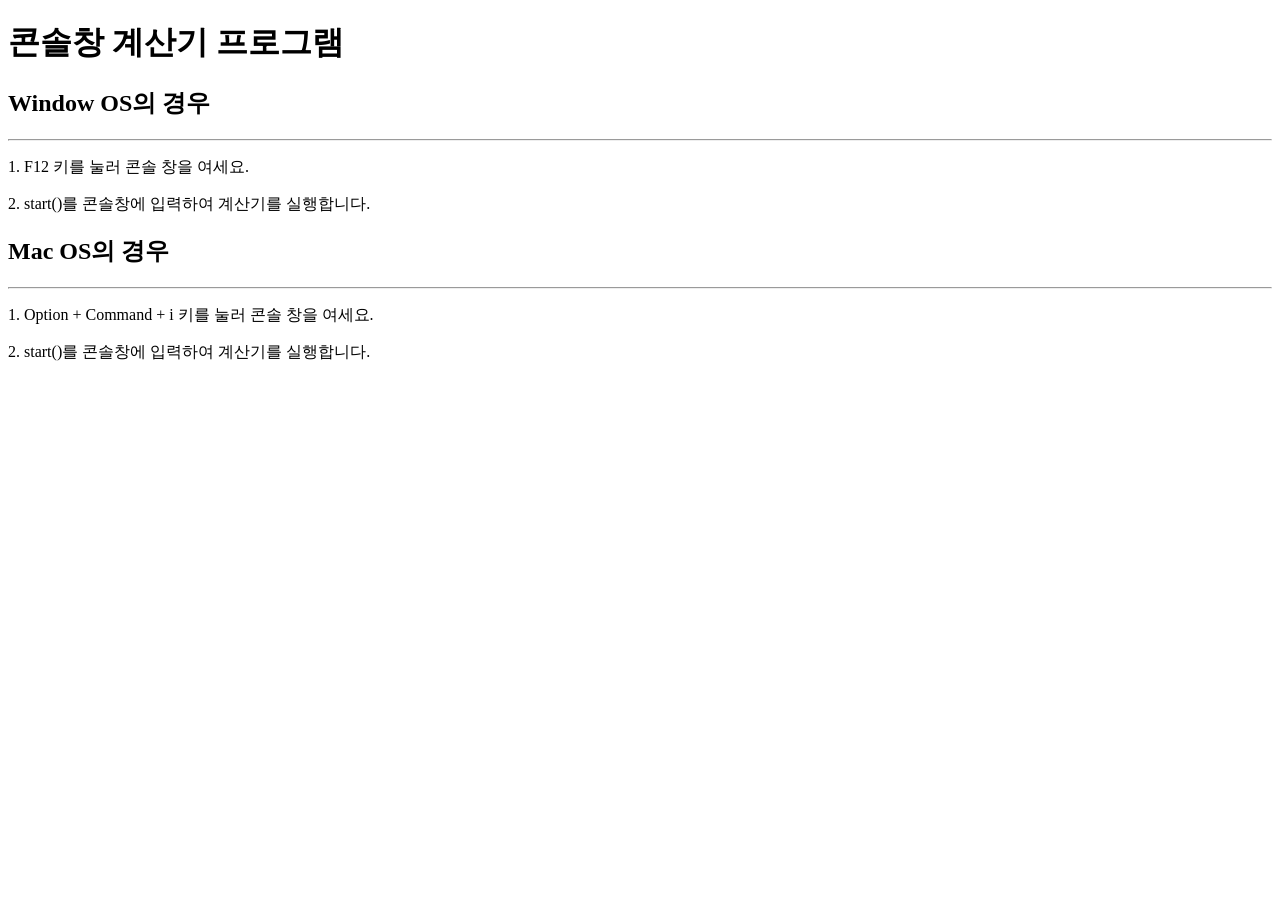
<file: day5/index.html>
<!DOCTYPE html>
<html lang="ko">
<head>
  <meta charset="UTF-8">
  <title>콘솔창 계산기 프로그램</title>
</head>
<body>
  <h1>콘솔창 계산기 프로그램</h1>

  <h2>Window OS의 경우</h2>
  <hr>
  <p>1. F12 키를 눌러 콘솔 창을 여세요.</p>
  <p>2. start()를 콘솔창에 입력하여 계산기를 실행합니다.</p>

  <h2>Mac OS의 경우</h2>
  <hr>
  <p>1. Option + Command + i 키를 눌러 콘솔 창을 여세요.</p>
  <p>2. start()를 콘솔창에 입력하여 계산기를 실행합니다.</p>

  <script src="calculator.js"></script>
</body>
</html>
</file>
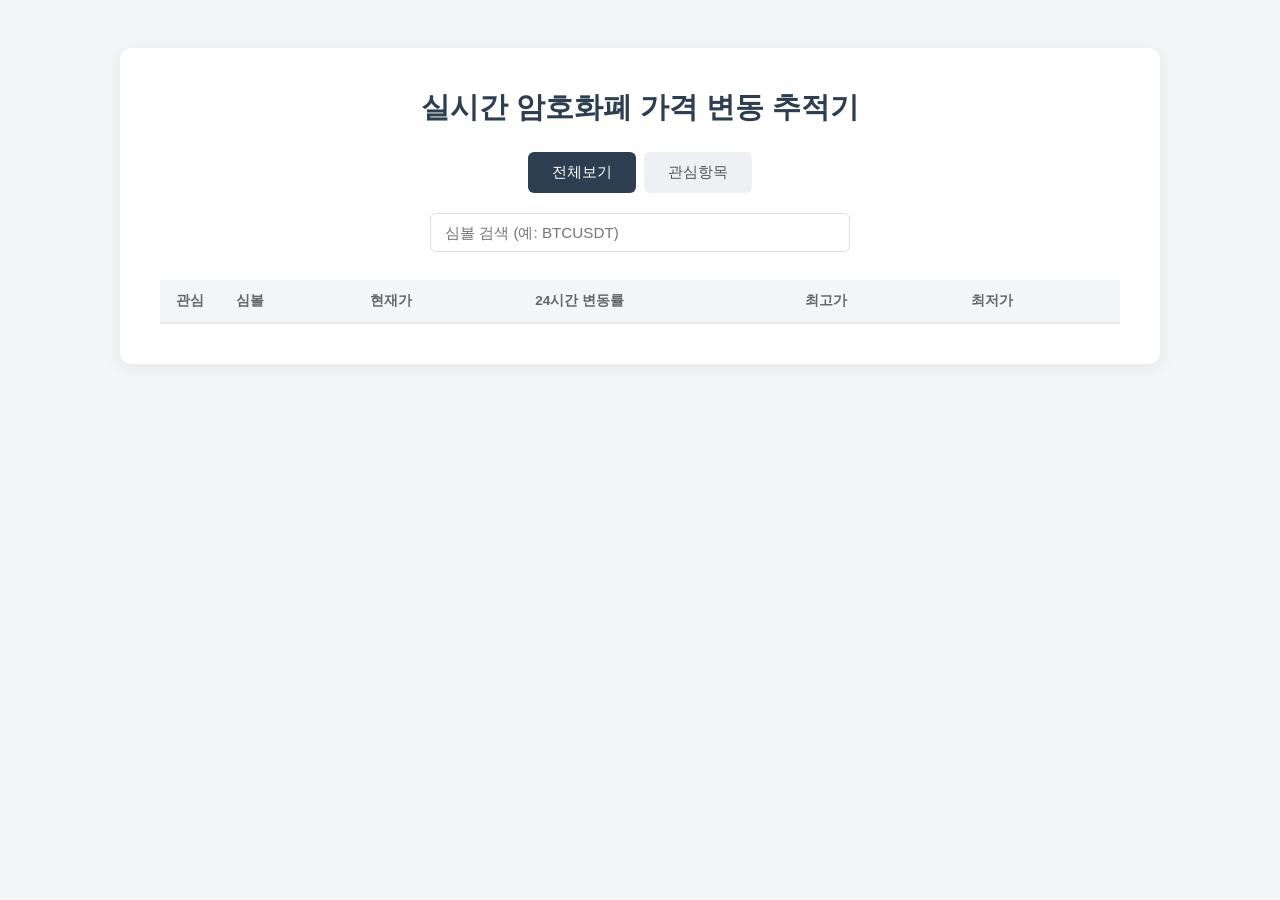
<file: day7/index.html>
<!DOCTYPE html>
<html lang="ko">
<head>
  <meta charset="UTF-8">
  <meta name="viewport" content="width=device-width, initial-scale=1.0">
  <title>실시간 암호화폐 가격 변동 추적기</title>
  <link rel="stylesheet" href="style.css">
</head>
<body>
  <main class="card">
    <h1>실시간 암호화폐 가격 변동 추적기</h1>

    <div class="tabs">
      <button class="tab active" data-tab="all">전체보기</button>
      <button class="tab" data-tab="favorites">관심항목</button>
    </div>

    <input type="text" id="search" placeholder="심볼 검색 (예: BTCUSDT)">

    <table>
      <thead>
        <tr>
          <th class="col-star">관심</th>
          <th>심볼</th>
          <th>현재가</th>
          <th>24시간 변동률</th>
          <th>최고가</th>
          <th>최저가</th>
        </tr>
      </thead>
      <tbody id="tickerBody"></tbody>
    </table>
  </main>

  <script src="tracker.js"></script>
</body>
</html>
</file>
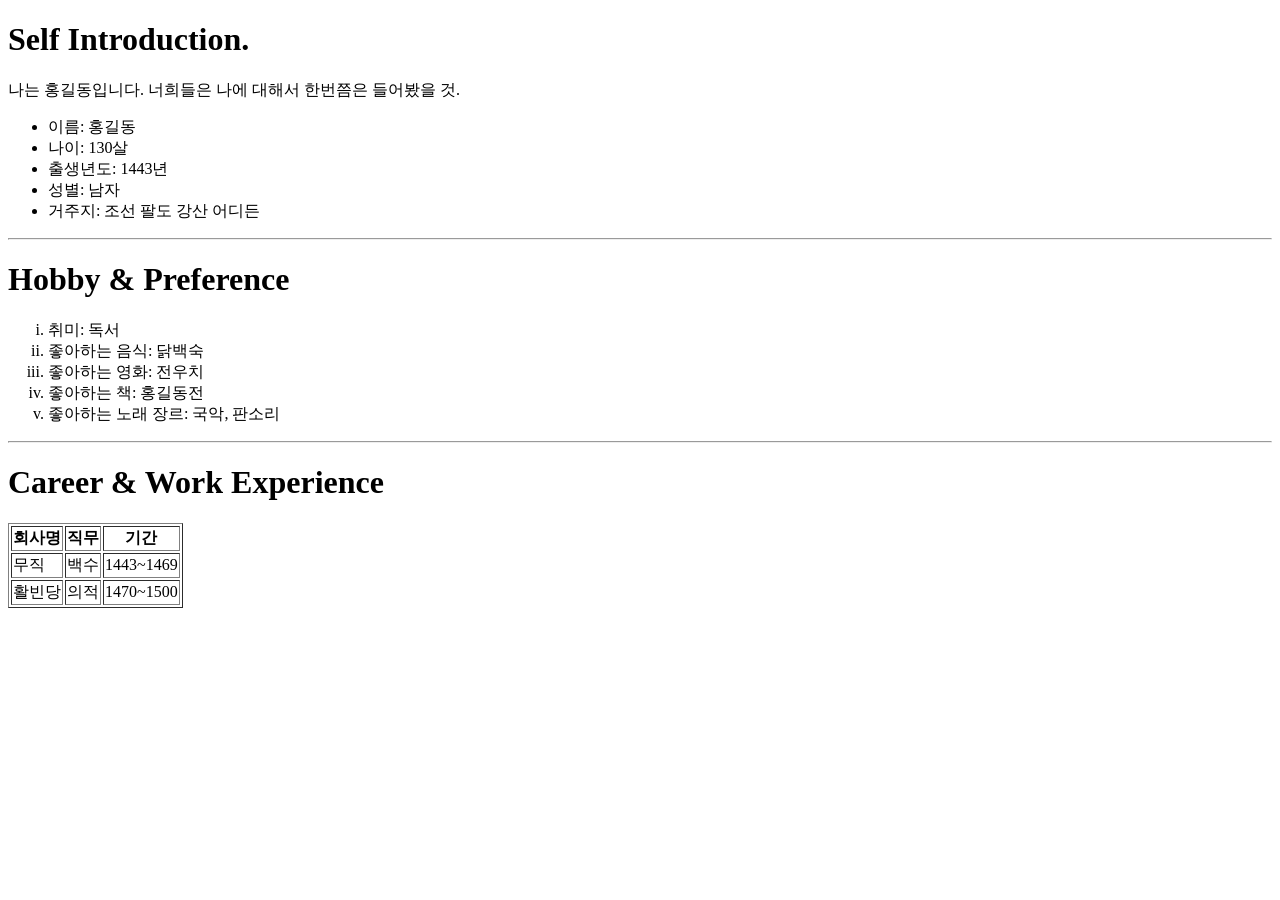
<file: day1/resume.html>
<!DOCTYPE html>
<html lang="ko">
<head>
  <meta charset="UTF-8">
  <title>이력서</title>
</head>
<body>
  <h1>Self Introduction.</h1>
  <p>나는 홍길동입니다. 너희들은 나에 대해서 한번쯤은 들어봤을 것.</p>
  <ul>
    <li>이름: 홍길동</li>
    <li>나이: 130살</li>
    <li>출생년도: 1443년</li>
    <li>성별: 남자</li>
    <li>거주지: 조선 팔도 강산 어디든</li>
  </ul>

  <hr>

  <h1>Hobby &amp; Preference</h1>
  <ol type="i">
    <li>취미: 독서</li>
    <li>좋아하는 음식: 닭백숙</li>
    <li>좋아하는 영화: 전우치</li>
    <li>좋아하는 책: 홍길동전</li>
    <li>좋아하는 노래 장르: 국악, 판소리</li>
  </ol>

  <hr>

  <h1>Career &amp; Work Experience</h1>
  <table border="1">
    <thead>
      <tr>
        <th>회사명</th>
        <th>직무</th>
        <th>기간</th>
      </tr>
    </thead>
    <tbody>
      <tr>
        <td>무직</td>
        <td>백수</td>
        <td>1443~1469</td>
      </tr>
      <tr>
        <td>활빈당</td>
        <td>의적</td>
        <td>1470~1500</td>
      </tr>
    </tbody>
  </table>
</body>
</html>
</file>
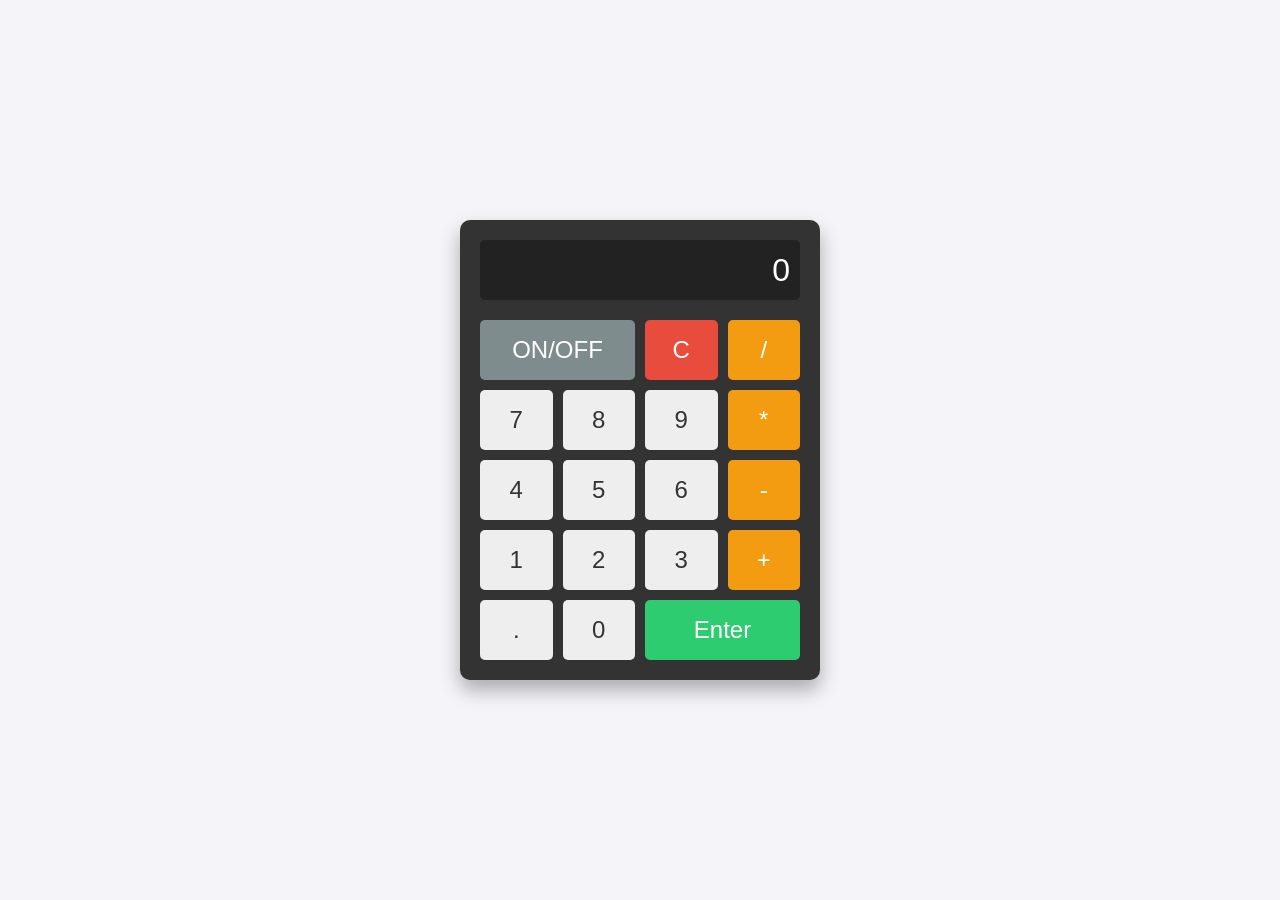
<file: day6/calculator.html>
<!DOCTYPE html>
<html lang="ko">
<head>
    <meta charset="UTF-8">
    <meta name="viewport" content="width=device-width, initial-scale=1.0">
    <title>JS 사칙연산 계산기 v2</title>
    <link rel="stylesheet" href="calculator_style.css">
</head>
<body>

<div class="calculator">
    <input type="text" id="display" readonly value="0">
    <div class="buttons">
        <button class="on-off">ON/OFF</button>
        <button class="clear">C</button>
        <button class="operator">/</button>

        <button class="number">7</button>
        <button class="number">8</button>
        <button class="number">9</button>
        <button class="operator">*</button>

        <button class="number">4</button>
        <button class="number">5</button>
        <button class="number">6</button>
        <button class="operator">-</button>

        <button class="number">1</button>
        <button class="number">2</button>
        <button class="number">3</button>
        <button class="operator">+</button>

        <button class="number">.</button>
        <button class="number">0</button>
        <button class="enter">Enter</button>
    </div>
</div>

<script src="calculator.js"></script>
</body>
</html>
</file>
<file: day7/style.css>
*, *::before, *::after {
  box-sizing: border-box;
}

body {
  margin: 0;
  min-height: 100vh;
  display: flex;
  justify-content: center;
  align-items: flex-start;
  padding: 48px 16px;
  background-color: #f4f5f7;
  font-family: -apple-system, "Segoe UI", "Malgun Gothic", sans-serif;
  color: #2c3e50;
}

.card {
  width: 100%;
  max-width: 1040px;
  background-color: #fff;
  border-radius: 12px;
  padding: 40px;
  box-shadow: 0 4px 20px rgba(0, 0, 0, 0.06);
}

h1 {
  text-align: center;
  font-size: 1.8rem;
  margin: 0 0 24px;
}

.tabs {
  display: flex;
  justify-content: center;
  gap: 8px;
  margin-bottom: 20px;
}

.tab {
  padding: 10px 24px;
  border: none;
  border-radius: 6px;
  background-color: #eef0f4;
  color: #555;
  font-size: 0.95rem;
  cursor: pointer;
}

.tab.active {
  background-color: #2c3e50;
  color: #fff;
}

#search {
  display: block;
  width: 100%;
  max-width: 420px;
  margin: 0 auto 28px;
  padding: 10px 14px;
  font-size: 0.95rem;
  border: 1px solid #ddd;
  border-radius: 6px;
  outline: none;
}

#search:focus {
  border-color: #2f80ed;
}

table {
  width: 100%;
  border-collapse: collapse;
}

thead th {
  text-align: left;
  padding: 12px 16px;
  background-color: #f4f5f7;
  color: #666;
  font-size: 0.85rem;
  border-bottom: 2px solid #e5e7eb;
}

.col-star {
  width: 60px;
  text-align: center;
}

tbody td {
  padding: 12px 16px;
  border-bottom: 1px solid #eee;
  font-size: 0.95rem;
}

tbody tr:hover {
  background-color: #fafbfc;
}

.star {
  text-align: center;
  cursor: pointer;
  color: #ccc;
  font-size: 1.1rem;
}

.star.filled {
  color: #f1c40f;
}

.symbol {
  font-weight: 600;
}

.up {
  color: #eb4d55;
  font-weight: 600;
}

.down {
  color: #2f80ed;
  font-weight: 600;
}

.empty {
  text-align: center;
  color: #999;
  padding: 32px 16px;
}

/* ---------- Responsive ---------- */
@media (max-width: 640px) {
  .card {
    padding: 24px 16px;
  }

  thead th,
  tbody td {
    padding: 8px 8px;
    font-size: 0.8rem;
  }
}
</file>
<file: day6/calculator_style.css>
/* calculator_style.css */
body {
            display: flex;
            justify-content: center;
            align-items: center;
            height: 100vh;
            background-color: #f4f4f9;
            margin: 0;
            font-family: 'Arial', sans-serif;
}

.calculator {
    background-color: #333;
    padding: 20px;
    border-radius: 10px;
    box-shadow: 0px 10px 20px rgba(0, 0, 0, 0.3);
    width: 320px;
}

#display {
    width: 100%;
    height: 60px;
    background-color: #222;
    color: #fff;
    text-align: right;
    padding: 10px;
    font-size: 2rem;
    border: none;
    border-radius: 5px;
    margin-bottom: 20px;
    box-sizing: border-box;
}

.buttons {
    display: grid;
    grid-template-columns: repeat(4, 1fr);
    gap: 10px;
}

button {
    height: 60px;
    font-size: 1.5rem;
    border: none;
    border-radius: 5px;
    cursor: pointer;
    transition: background-color 0.2s, transform 0.1s;
}

button:active {
    transform: scale(0.95);
}

.number {
    background-color: #eee;
    color: #333;
}

.number:hover {
    background-color: #ddd;
}

.operator {
    background-color: #f39c12;
    color: white;
}

.operator:hover {
    background-color: #e67e22;
}

.enter {
    background-color: #2ecc71;
    color: white;
    grid-column: span 2;
}

.enter:hover {
    background-color: #27ae60;
}

.clear {
    background-color: #e74c3c;
    color: white;
}

.clear:hover {
    background-color: #c0392b;
}

.on-off {
    background-color: #7f8c8d;
    color: white;
    grid-column: span 2;
}

.on-off.on {
    background-color: #27ae60;
}

.on-off:hover {
    background-color: #95a5a6;
}
</file>
